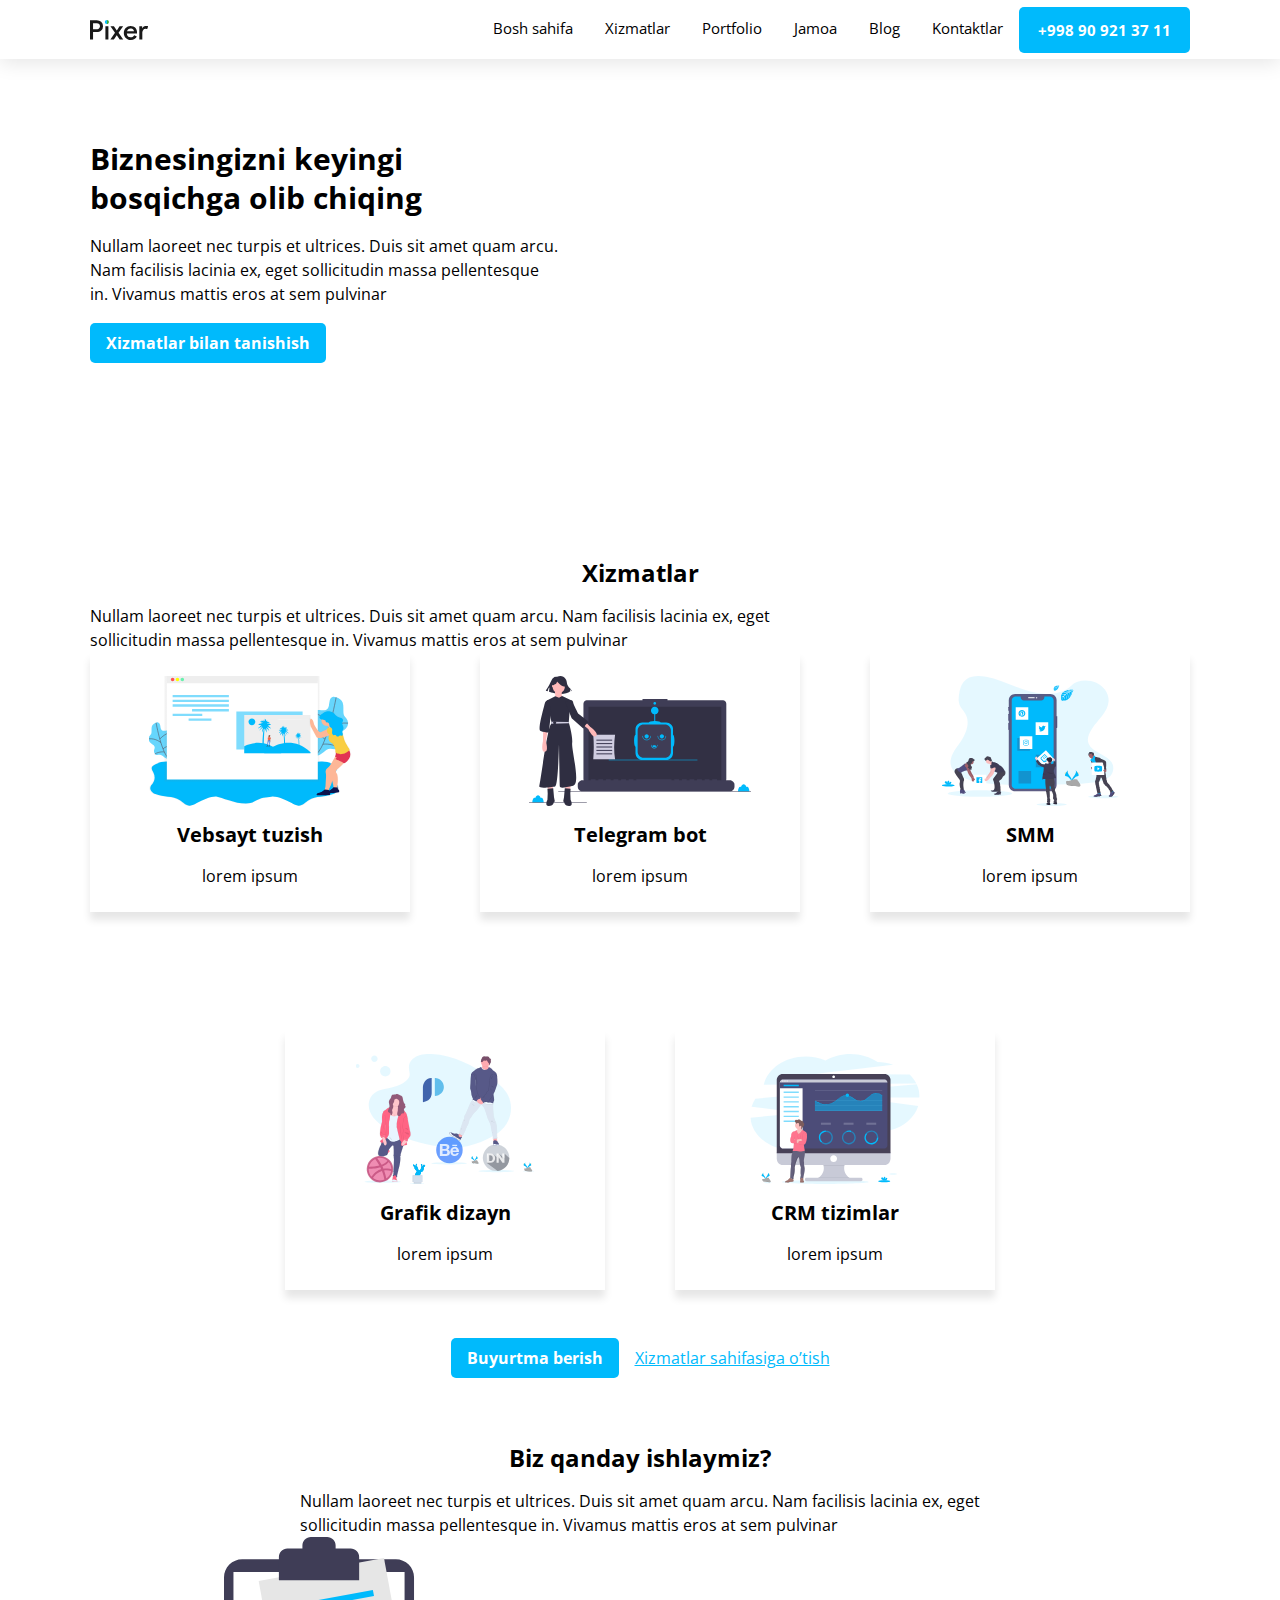
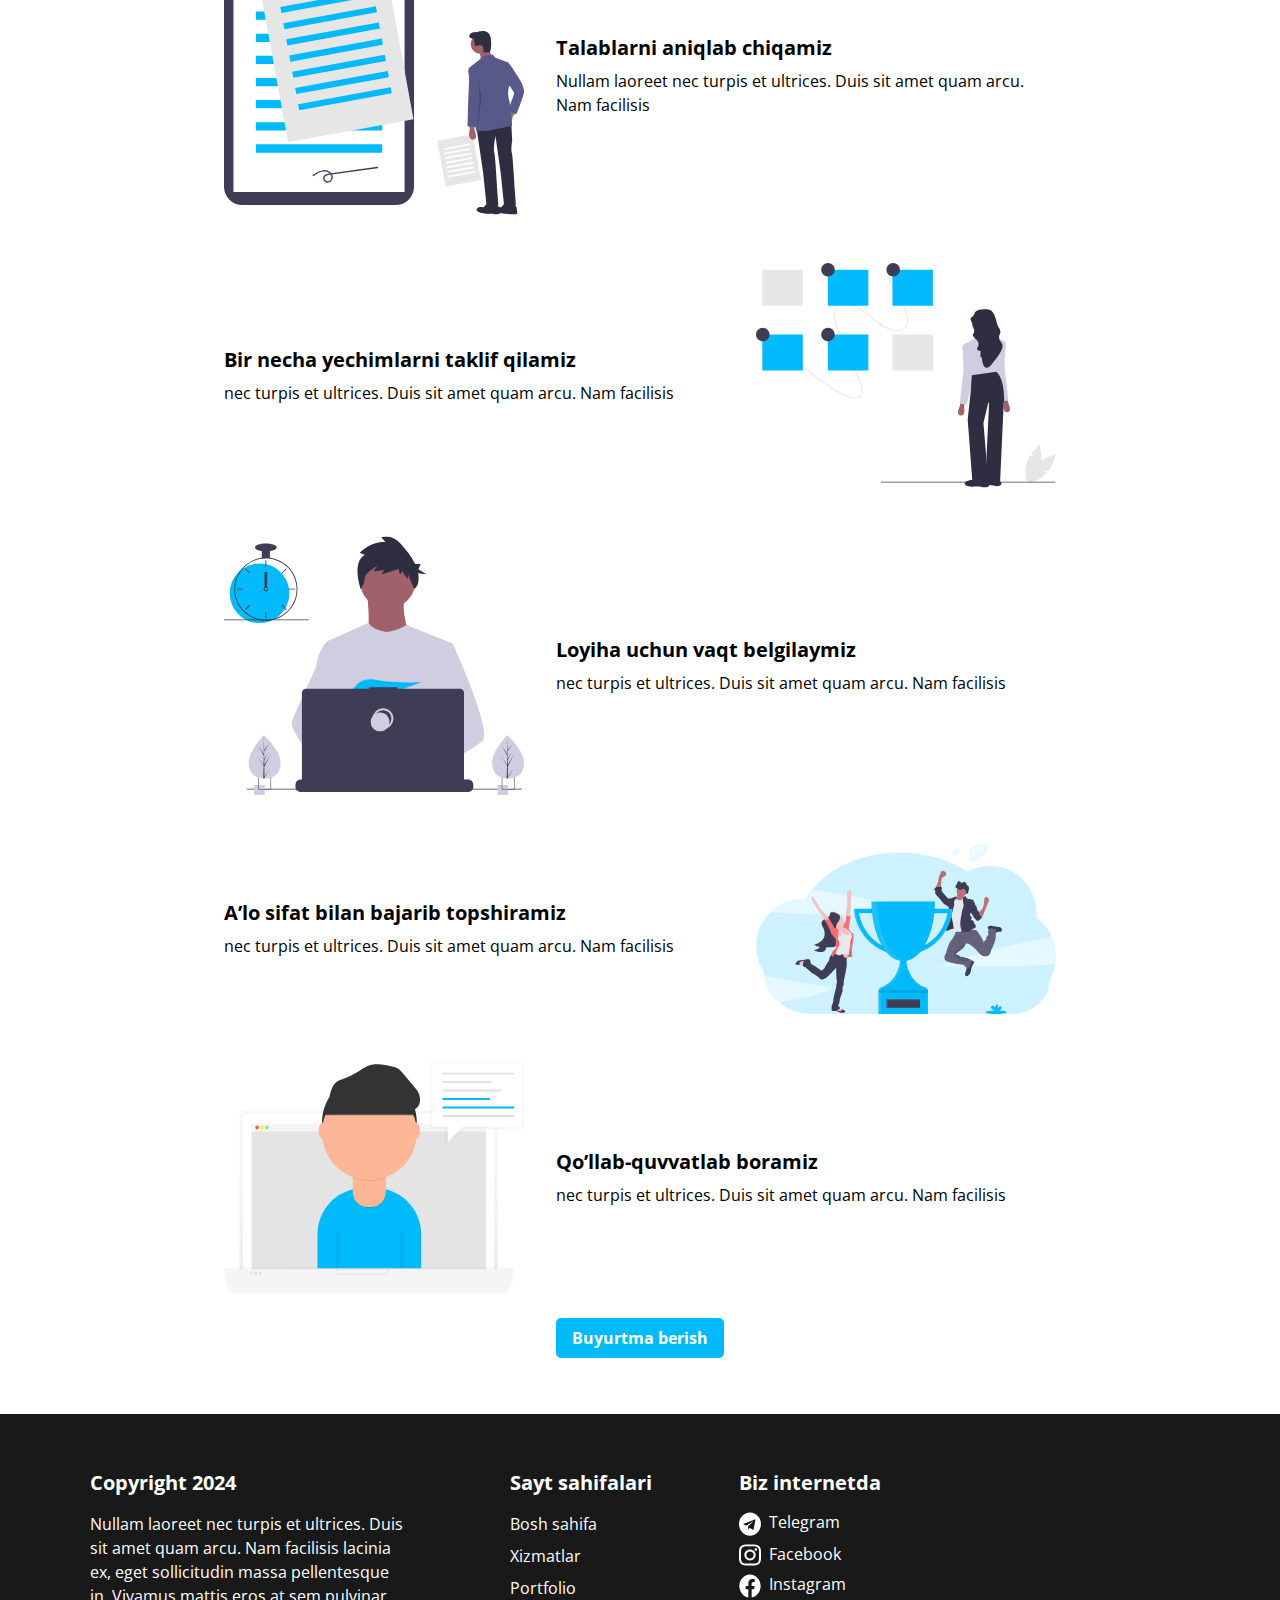
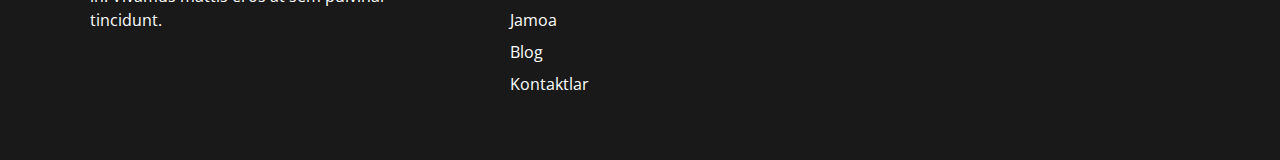
<file: desktop-tutorial/index.html>
<!DOCTYPE html>
<html lang="en">
  <head>
    <meta charset="UTF-8" />
    <meta name="viewport" content="width=device-width, initial-scale=1.0" />
    <title>Pixer</title>
    <link rel="stylesheet" href="./css/normalize.css" />
    <link rel="stylesheet" href="./css/style.css" />
  </head>
  <body>
    <!-- HEADER START -->
    <header class="header">
      <div class="header-container container">
        <!-- LOGO -->
        <a class="site-logo" href="./index.html"
          ><img
            class="site-logo-img"
            src="./img/pixer-logo.svg"
            alt="pixer web logo"
            width="58"
            height="20"
        /></a>
        <!-- NAV -->
        <nav class="sitenav">
          <ul class="sitenav-list">
            <li class="sitenav-item">
              <a href="#" class="sitenav-link">Bosh sahifa</a>
            </li>
            <li class="sitenav-item">
              <a href="./pages/services.html" class="sitenav-link">Xizmatlar</a>
              <ul class="sitenav-list-inner">
                <li class="sitenav-item-inner">
                  <a class="sitenav-link-inner" href="#">Vebsayt</a>
                </li>
                <li class="sitenav-item-inner">
                  <a class="sitenav-link-inner" href="#">Telegram bot</a>
                </li>
                <li class="sitenav-item-inner">
                  <a class="sitenav-link-inner" href="#">SMM</a>
                </li>
                <li class="sitenav-item-inner">
                  <a class="sitenav-link-inner" href="#">Grafik dizayn</a>
                </li>
                <li class="sitenav-item-inner">
                  <a class="sitenav-link-inner" href="#">CRM tizim</a>
                </li>
              </ul>
            </li>
            <li class="sitenav-item">
              <a href="#" class="sitenav-link">Portfolio</a>
            </li>
            <li class="sitenav-item">
              <a href="#" class="sitenav-link">Jamoa</a>
            </li>
            <li class="sitenav-item">
              <a href="#" class="sitenav-link">Blog</a>
            </li>
            <li class="sitenav-item">
              <a href="#" class="sitenav-link">Kontaktlar</a>
            </li>
          </ul>
        </nav>
        <!-- HEADER BTN -->
        <a class="header-btn btn" href="tel:+998909213711">+998 90 921 37 11</a>
      </div>
    </header>
    <!-- HEADER END -->
    <!-- MAIN START -->
    <main class="main">
      <section class="hero">
        <div class="hero-container container">
          <div class="hero-info">
            <h1 class="hero-title">
              Biznesingizni keyingi bosqichga olib chiqing
            </h1>
            <p class="hero-des">
              Nullam laoreet nec turpis et ultrices. Duis sit amet quam arcu.
              Nam facilisis lacinia ex, eget sollicitudin massa pellentesque in.
              Vivamus mattis eros at sem pulvinar
            </p>
            <a class="hero-btn btn" href="./pages/services.html"
              >Xizmatlar bilan tanishish</a
            >
          </div>
          <iframe
            class="hero-video"
            width="458"
            height="258"
            src="https://www.youtube.com/embed/6_pru8U2RmM?si=h8K8jgThSNQUmi6l"
            title="YouTube video player"
            allow="accelerometer; autoplay; clipboard-write; encrypted-media; gyroscope; picture-in-picture; web-share"
            allowfullscreen
          ></iframe>
        </div>
      </section>
      <section class="services">
        <div class="services-container container">
          <h3 class="services-title">Xizmatlar</h3>
          <p class="services-des">
            Nullam laoreet nec turpis et ultrices. Duis sit amet quam arcu. Nam
            facilisis lacinia ex, eget<br />
            sollicitudin massa pellentesque in. Vivamus mattis eros at sem
            pulvinar
          </p>
          <div class="services-card-wrapper">
            <div class="services-card">
              <img
                class="services-card-img"
                src="./img/website-ser-img.svg"
                alt="website-ser-img"
                width="203"
                height="130"
              />
              <h4 class="services-card-title">Vebsayt tuzish</h4>
              <p class="services-card-des">lorem ipsum</p>
            </div>
            <div class="services-card">
              <img
                class="services-card-img"
                src="./img/bot-img.svg"
                alt="bot-img"
                width="222"
                height="130"
              />
              <h4 class="services-card-title">Telegram bot</h4>
              <p class="services-card-des">lorem ipsum</p>
            </div>
            <div class="services-card">
              <img
                class="services-card-img"
                src="./img/smm-illustration.svg"
                alt="smm-image"
                width="177"
                height="130"
              />
              <h4 class="services-card-title">SMM</h4>
              <p class="services-card-des">lorem ipsum</p>
            </div>
            <div class="services-card second-card">
              <img
                class="services-card-img"
                src="./img/design-illustration.svg"
                alt="design-illustration-image"
                width="179"
                height="130"
              />
              <h4 class="services-card-title">Grafik dizayn</h4>
              <p class="services-card-des">lorem ipsum</p>
            </div>
            <div class="services-card second-card">
              <img
                class="services-card-img"
                src="./img/crm-illustration.svg"
                alt="crm-illustration-image"
                width="170"
                height="130"
              />
              <h4 class="services-card-title">CRM tizimlar</h4>
              <p class="services-card-des">lorem ipsum</p>
            </div>
          </div>
          <div class="services-links">
            <a href="" class="services-btn btn">Buyurtma berish</a>
            <a class="services-link" href="./pages/services.html"
              >Xizmatlar sahifasiga o’tish</a
            >
          </div>
        </div>
      </section>
      <section class="work-demo">
        <div class="work-demo-container container">
          <h3 class="work-demo-title services-title">Biz qanday ishlaymiz?</h3>
          <p class="work-demo-des">
            Nullam laoreet nec turpis et ultrices. Duis sit amet quam arcu. Nam
            facilisis lacinia ex, eget<br />
            sollicitudin massa pellentesque in. Vivamus mattis eros at sem
            pulvinar
          </p>
          <ul class="work-demo-list">
            <li class="work-demo-item">
              <img
                src="./img/requirements-img.svg"
                alt="requirements-img"
                class="work_demo_foto"
                width="300"
                height="278"
              />
              <div class="work-demo-info">
                <h4 class="work-demo-list-title">
                  Talablarni aniqlab chiqamiz
                </h4>
                <p class="work-demo-list-info">
                  Nullam laoreet nec turpis et ultrices. Duis sit amet quam
                  arcu. Nam facilisis
                </p>
              </div>
            </li>
            <li class="work-demo-item">
              <div class="work-demo-info">
                <h4 class="work-demo-list-title">
                  Bir necha yechimlarni taklif qilamiz
                </h4>
                <p class="work-demo-list-info">
                  nec turpis et ultrices. Duis sit amet quam arcu. Nam facilisis
                </p>
              </div>
              <img
                src="./img/solutions-img.svg"
                alt="solutions-img"
                class="work_demo_foto"
                width="300"
                height="225"
              />
            </li>
            <li class="work-demo-item">
              <img
                src="./img/deadline-img.svg"
                alt="deadline-img"
                class="work_demo_foto"
                width="300"
                height="259"
              />
              <div class="work-demo-info">
                <h4 class="work-demo-list-title">
                  Loyiha uchun vaqt belgilaymiz
                </h4>
                <p class="work-demo-list-info">
                  nec turpis et ultrices. Duis sit amet quam arcu. Nam facilisis
                </p>
              </div>
            </li>
            <li class="work-demo-item">
              <div class="work-demo-info">
                <h4 class="work-demo-list-title">
                  A’lo sifat bilan bajarib topshiramiz
                </h4>
                <p class="work-demo-list-info">
                  nec turpis et ultrices. Duis sit amet quam arcu. Nam facilisis
                </p>
              </div>
              <img
                src="./img/quality-img.svg"
                alt="quality-img"
                class="work_demo_foto"
                width="300"
                height="171"
              />
            </li>
            <li class="work-demo-item">
              <img
                src="./img/support-img.svg"
                alt="support-img"
                class="work_demo_foto"
                width="300"
                height="232"
              />
              <div class="work-demo-info">
                <h4 class="work-demo-list-title">Qo’llab-quvvatlab boramiz</h4>
                <p class="work-demo-list-info">
                  nec turpis et ultrices. Duis sit amet quam arcu. Nam facilisis
                </p>
              </div>
            </li>
          </ul>
          <a href="#" class="btn work-demo-btn">Buyurtma berish</a>
        </div>
      </section>
    </main>
    <!-- MAIN END -->
    <!-- FOOTER START -->
    <footer class="footer">
      <div class="footer-container container">
        <div class="footer-info">
          <h5 class="footer-title">Copyright 2024</h5>
          <p class="footer-des">
            Nullam laoreet nec turpis et ultrices. Duis sit amet quam arcu. Nam
            facilisis lacinia ex, eget sollicitudin massa pellentesque in.
            Vivamus mattis eros at sem pulvinar tincidunt.
          </p>
        </div>
        <div class="footernav">
          <h5 class="footer-title">Sayt sahifalari</h5>
          <ul class="footernav-list">
            <li class="footernav-item">
              <a href="./index.html" class="footernav-link">Bosh sahifa</a>
            </li>
            <li class="footernav-item">
              <a href="./pages/services.html" class="footernav-link"
                >Xizmatlar</a
              >
            </li>
            <li class="footernav-item">
              <a href="#" class="footernav-link">Portfolio</a>
            </li>
            <li class="footernav-item">
              <a href="#" class="footernav-link">Jamoa</a>
            </li>
            <li class="footernav-item">
              <a href="#" class="footernav-link">Blog</a>
            </li>
            <li class="footernav-item">
              <a href="#" class="footernav-link">Kontaktlar</a>
            </li>
          </ul>
        </div>
        <div class="footer-social">
          <h5 class="footer-title">Biz internetda</h5>
          <ul class="footer-social-list">
            <li class="footer-social-item">
              <a href="#" class="footer-social-link"
                ><img
                  src="./img/telegram-logo.svg"
                  alt="telegram-logo"
                  class="footer-social-img"
                />
                <span class="footer-social-text">Telegram</span></a
              >
            </li>
            <li class="footer-social-item">
              <a href="#" class="footer-social-link"
                ><img
                  src="./img/facebook-logo.svg"
                  alt="facebook-logo"
                  class="footer-social-img"
                />
                <span class="footer-social-text">Facebook</span></a
              >
            </li>
            <li class="footer-social-item">
              <a href="#" class="footer-social-link"
                ><img
                  src="./img/instagram-logo.svg"
                  alt="instagram-logo"
                  class="footer-social-img"
                />
                <span class="footer-social-text">Instagram</span></a
              >
            </li>
          </ul>
        </div>
      </div>
    </footer>
    <!-- FOOTER END -->
  </body>
</html>
</file>
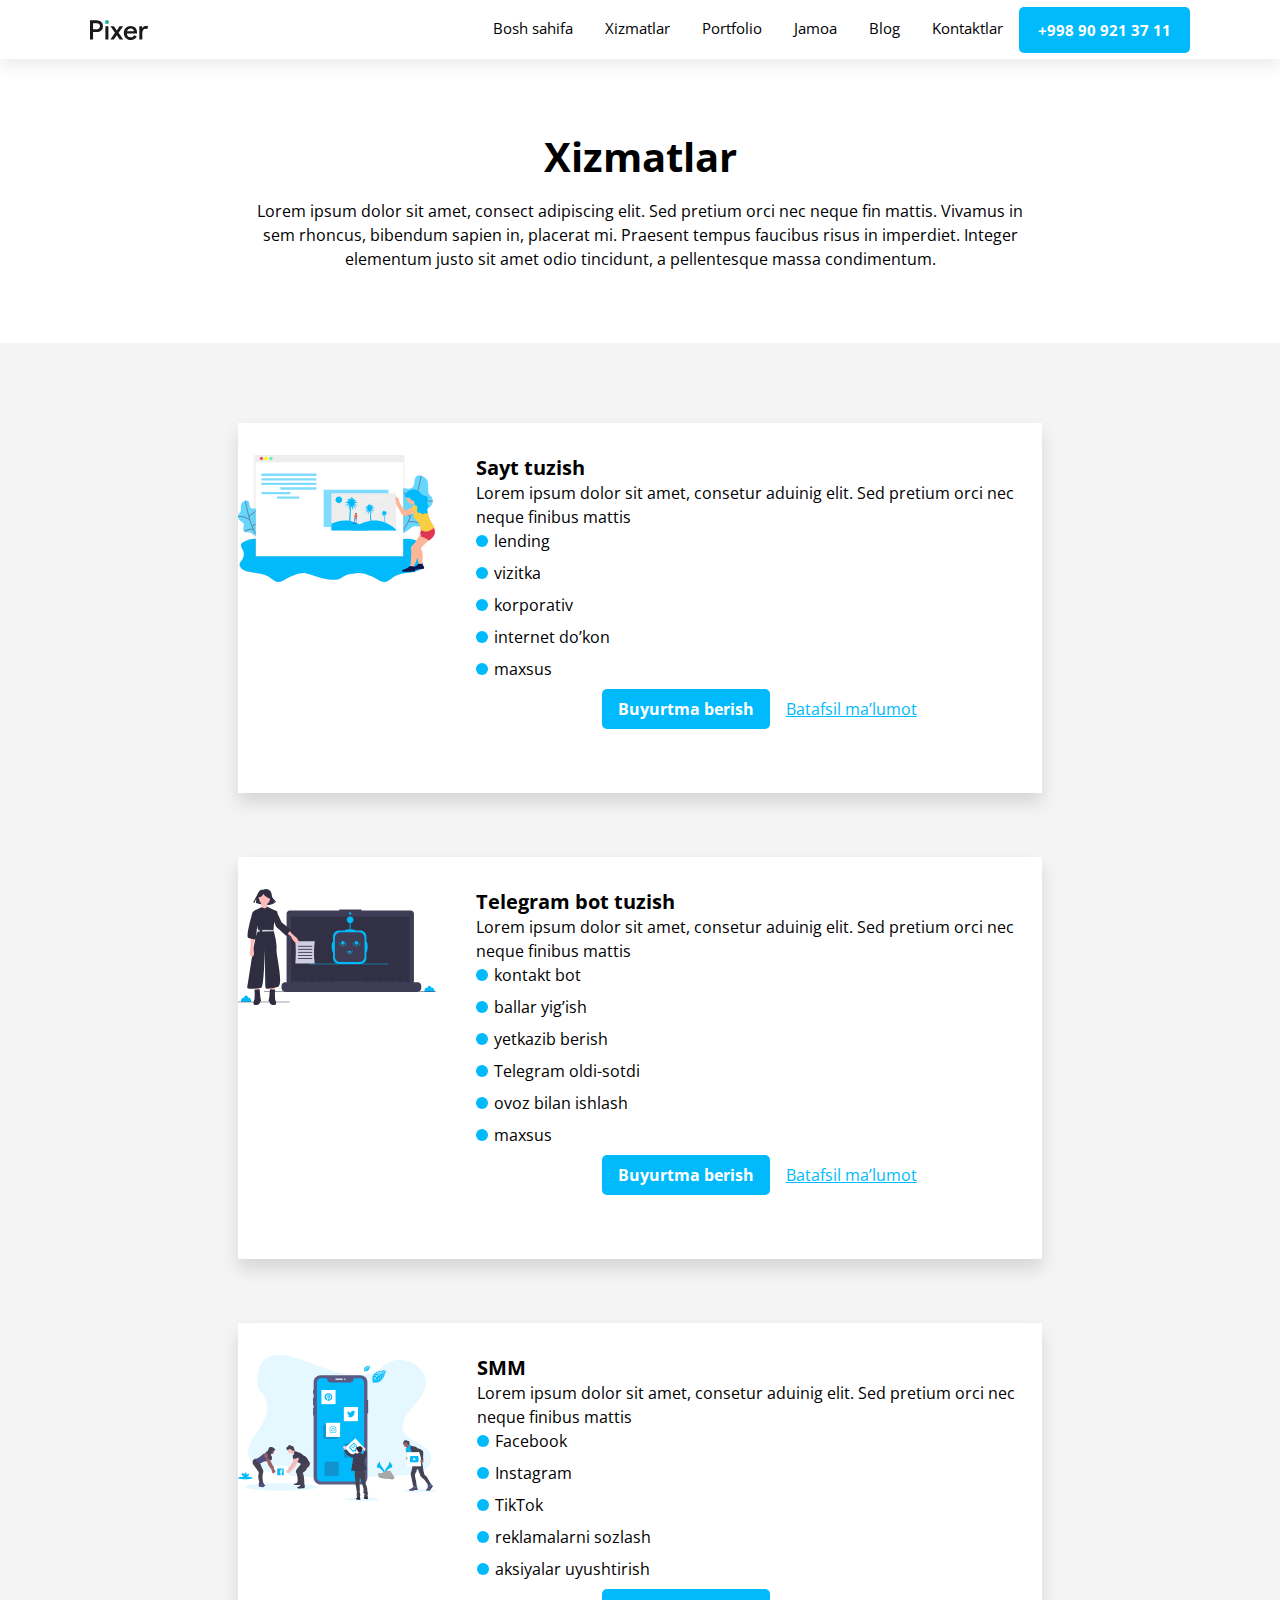
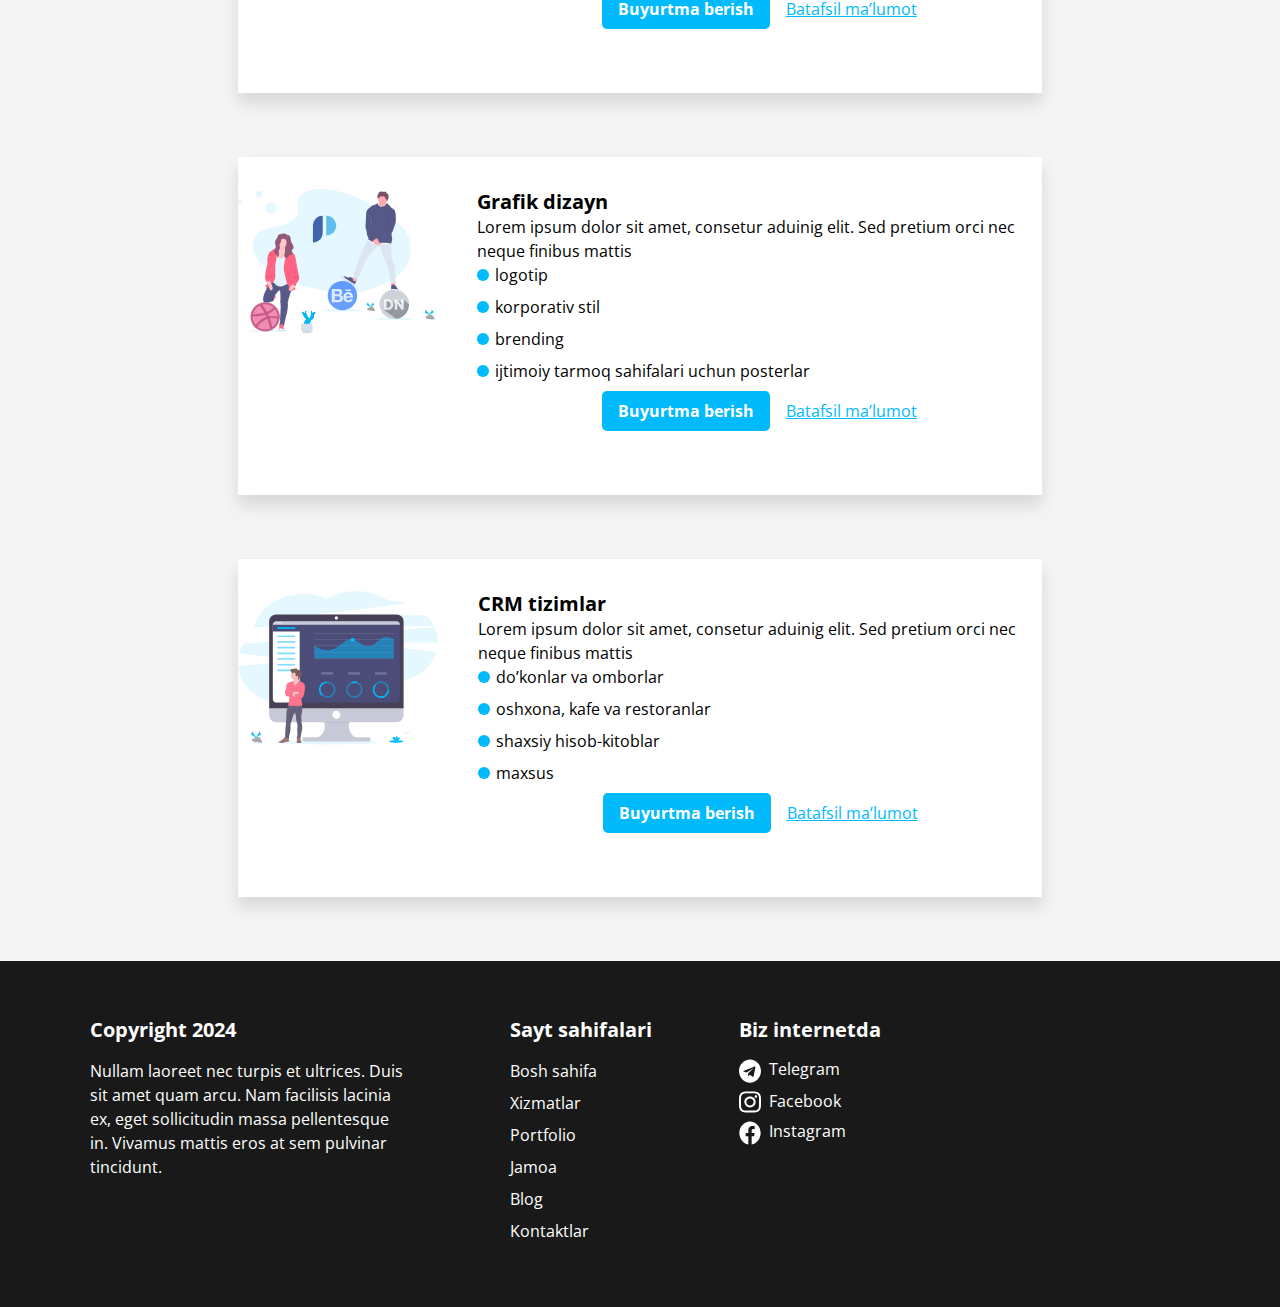
<file: desktop-tutorial/pages/services.html>
<!DOCTYPE html>
<html lang="en">
<head>
  <meta charset="UTF-8">
  <meta name="viewport" content="width=device-width, initial-scale=1.0">
  <title>Pixer | Xizmatlar</title>
  <link rel="stylesheet" href="../css/normalize.css">
  <link rel="stylesheet" href="../css/style.css">
</head>
<body>
  <!-- HEADER START -->
  <header class="header">
    <div class="header-container container">
      <!-- LOGO -->
      <a class="site-logo" href="./services.html"><img class="site-logo-img" src="../img/pixer-logo.svg" alt="pixer web logo" width="58" height="20"></a> <!-- NAV -->
      <nav class="sitenav">
        <ul class="sitenav-list">
          <li class="sitenav-item">
            <a href="../index.html" class="sitenav-link">Bosh sahifa</a>
          </li>
          <li class="sitenav-item">
            <a href="#" class="sitenav-link">Xizmatlar</a>
          </li>
          <li class="sitenav-item">
            <a href="#" class="sitenav-link">Portfolio</a>
          </li>
          <li class="sitenav-item">
            <a href="#" class="sitenav-link">Jamoa</a>
          </li>
          <li class="sitenav-item">
            <a href="#" class="sitenav-link">Blog</a>
          </li>
          <li class="sitenav-item">
            <a href="#" class="sitenav-link">Kontaktlar</a>
          </li>
        </ul>
      </nav><!-- HEADER BTN -->
      <a class="header-btn btn" href="tel:+998909213711">+998 90 921 37 11</a>
    </div>
  </header><!-- MAIN END -->
  <!-- MAIN START -->
  <main class="main">
    <section class="service-hero container">
      <div class="service-hero-desc">
        <h1 class="service-hero-title">Xizmatlar</h1>
        <p class="service-hero-text">Lorem ipsum dolor sit amet, consect adipiscing elit. Sed pretium orci nec neque fin mattis. Vivamus in sem rhoncus, bibendum sapien in, placerat mi. Praesent tempus faucibus risus in imperdiet. Integer elementum justo sit amet odio tincidunt, a pellentesque massa condimentum.</p>
      </div>
    </section>
  </main><!-- SERVICE LIST START -->
  <section class="sevices-lists">
    <div class="services-lists-container container">
      <ul class="services-list">
        <li class="services-item">
          <img class="services-img" src="../img/service-website.svg" alt="website-ser-img" width="200" height="128">
          <div class="services-lists-desc">
            <h3 class="services-lists-title">Sayt tuzish</h3>
            <p class="services-lists-info">Lorem ipsum dolor sit amet, consetur aduinig elit. Sed pretium orci nec neque finibus mattis</p>
            <div class="services-lists-lists">
              <div class="services-lists-item">
                <img src="../img/list-dot.svg" alt="list-dot" class="services-lists-img"> <span class="services-lists-text">lending</span>
              </div>
              <div class="services-lists-item">
                <img src="../img/list-dot.svg" alt="list-dot" class="services-lists-img"> <span class="services-lists-text">vizitka</span>
              </div>
              <div class="services-lists-item">
                <img src="../img/list-dot.svg" alt="list-dot" class="services-lists-img"> <span class="services-lists-text">korporativ</span>
              </div>
              <div class="services-lists-item">
                <img src="../img/list-dot.svg" alt="list-dot" class="services-lists-img"> <span class="services-lists-text">internet do’kon</span>
              </div>
              <div class="services-lists-item">
                <img src="../img/list-dot.svg" alt="list-dot" class="services-lists-img"> <span class="services-lists-text">maxsus</span>
              </div>
            </div>
            <div class="services-links">
              <a href="" class="services-btn btn">Buyurtma berish</a> <a href="" class="services-link">Batafsil ma’lumot</a>
            </div>
          </div>
        </li>
        <li class="services-item">
          <img class="services-img" src="../img/ser-bot-img.svg" alt="bot-img" width="200" height="117">
          <div class="services-lists-desc">
            <h3 class="services-lists-title">Telegram bot tuzish</h3>
            <p class="services-lists-info">Lorem ipsum dolor sit amet, consetur aduinig elit. Sed pretium orci nec neque finibus mattis</p>
            <div class="services-lists-lists">
              <div class="services-lists-item">
                <img src="../img/list-dot.svg" alt="list-dot" class="services-lists-img"> <span class="services-lists-text">kontakt bot</span>
              </div>
              <div class="services-lists-item">
                <img src="../img/list-dot.svg" alt="list-dot" class="services-lists-img"> <span class="services-lists-text">ballar yig’ish</span>
              </div>
              <div class="services-lists-item">
                <img src="../img/list-dot.svg" alt="list-dot" class="services-lists-img"> <span class="services-lists-text">yetkazib berish</span>
              </div>
              <div class="services-lists-item">
                <img src="../img/list-dot.svg" alt="list-dot" class="services-lists-img"> <span class="services-lists-text">Telegram oldi-sotdi</span>
              </div>
              <div class="services-lists-item">
                <img src="../img/list-dot.svg" alt="list-dot" class="services-lists-img"> <span class="services-lists-text">ovoz bilan ishlash</span>
              </div>
              <div class="services-lists-item">
                <img src="../img/list-dot.svg" alt="list-dot" class="services-lists-img"> <span class="services-lists-text">maxsus</span>
              </div>
            </div>
            <div class="services-links">
              <a href="" class="services-btn btn">Buyurtma berish</a> <a href="" class="services-link">Batafsil ma’lumot</a>
            </div>
          </div>
        </li>
        <li class="services-item">
          <img class="services-img" src="../img/ser-smm-img.svg" alt="smm-image" width="200" height="147">
          <div class="services-lists-desc">
            <h3 class="services-lists-title">SMM</h3>
            <p class="services-lists-info">Lorem ipsum dolor sit amet, consetur aduinig elit. Sed pretium orci nec neque finibus mattis</p>
            <div class="services-lists-lists">
              <div class="services-lists-item">
                <img src="../img/list-dot.svg" alt="list-dot" class="services-lists-img"> <span class="services-lists-text">Facebook</span>
              </div>
              <div class="services-lists-item">
                <img src="../img/list-dot.svg" alt="list-dot" class="services-lists-img"> <span class="services-lists-text">Instagram</span>
              </div>
              <div class="services-lists-item">
                <img src="../img/list-dot.svg" alt="list-dot" class="services-lists-img"> <span class="services-lists-text">TikTok</span>
              </div>
              <div class="services-lists-item">
                <img src="../img/list-dot.svg" alt="list-dot" class="services-lists-img"> <span class="services-lists-text">reklamalarni sozlash</span>
              </div>
              <div class="services-lists-item">
                <img src="../img/list-dot.svg" alt="list-dot" class="services-lists-img"> <span class="services-lists-text">aksiyalar uyushtirish</span>
              </div>
            </div>
            <div class="services-links">
              <a href="" class="services-btn btn">Buyurtma berish</a> <a href="" class="services-link">Batafsil ma’lumot</a>
            </div>
          </div>
        </li>
        <li class="services-item">
          <img class="services-img" src="../img/ser-design-img.svg" alt="design-illustration-image" width="200" height="145">
          <div class="services-lists-desc">
            <h3 class="services-lists-title">Grafik dizayn</h3>
            <p class="services-lists-info">Lorem ipsum dolor sit amet, consetur aduinig elit. Sed pretium orci nec neque finibus mattis</p>
            <div class="services-lists-lists">
              <div class="services-lists-item">
                <img src="../img/list-dot.svg" alt="list-dot" class="services-lists-img"> <span class="services-lists-text">logotip</span>
              </div>
              <div class="services-lists-item">
                <img src="../img/list-dot.svg" alt="list-dot" class="services-lists-img"> <span class="services-lists-text">korporativ stil</span>
              </div>
              <div class="services-lists-item">
                <img src="../img/list-dot.svg" alt="list-dot" class="services-lists-img"> <span class="services-lists-text">brending</span>
              </div>
              <div class="services-lists-item">
                <img src="../img/list-dot.svg" alt="list-dot" class="services-lists-img"> <span class="services-lists-text">ijtimoiy tarmoq sahifalari uchun posterlar</span>
              </div>
            </div>
            <div class="services-links">
              <a href="" class="services-btn btn">Buyurtma berish</a> <a href="" class="services-link">Batafsil ma’lumot</a>
            </div>
          </div>
        </li>
        <li class="services-item">
          <img class="services-img" src="../img/ser-crm-img.svg" alt="crm-illustration-image" width="200" height="154">
          <div class="services-lists-desc">
            <h3 class="services-lists-title">CRM tizimlar</h3>
            <p class="services-lists-info">Lorem ipsum dolor sit amet, consetur aduinig elit. Sed pretium orci nec neque finibus mattis</p>
            <div class="services-lists-lists">
              <div class="services-lists-item">
                <img src="../img/list-dot.svg" alt="list-dot" class="services-lists-img"> <span class="services-lists-text">do’konlar va omborlar</span>
              </div>
              <div class="services-lists-item">
                <img src="../img/list-dot.svg" alt="list-dot" class="services-lists-img"> <span class="services-lists-text">oshxona, kafe va restoranlar</span>
              </div>
              <div class="services-lists-item">
                <img src="../img/list-dot.svg" alt="list-dot" class="services-lists-img"> <span class="services-lists-text">shaxsiy hisob-kitoblar</span>
              </div>
              <div class="services-lists-item">
                <img src="../img/list-dot.svg" alt="list-dot" class="services-lists-img"> <span class="services-lists-text">maxsus</span>
              </div>
            </div>
            <div class="services-links">
              <a href="#" class="services-btn btn">Buyurtma berish</a> <a href="#" class="services-link">Batafsil ma’lumot</a>
            </div>
          </div>
        </li>
      </ul>
    </div>
  </section><!-- SERVICE LIST end -->
  <!-- MAIN END -->
  <!-- FOOTER START -->
  <footer class="footer">
    <div class="footer-container container">
      <div class="footer-info">
        <h5 class="footer-title">Copyright 2024</h5>
        <p class="footer-desc">Nullam laoreet nec turpis et ultrices. Duis sit amet quam arcu. Nam facilisis lacinia ex, eget sollicitudin massa pellentesque in. Vivamus mattis eros at sem pulvinar tincidunt.</p>
      </div>
      <div class="footernav">
        <h5 class="footer-title">Sayt sahifalari</h5>
        <ul class="footernav-list">
          <li class="footernav-item">
            <a href="../index.html" class="footernav-link">Bosh sahifa</a>
          </li>
          <li class="footernav-item">
            <a href="./services.html" class="footernav-link">Xizmatlar</a>
          </li>
          <li class="footernav-item">
            <a href="#" class="footernav-link">Portfolio</a>
          </li>
          <li class="footernav-item">
            <a href="#" class="footernav-link">Jamoa</a>
          </li>
          <li class="footernav-item">
            <a href="#" class="footernav-link">Blog</a>
          </li>
          <li class="footernav-item">
            <a href="#" class="footernav-link">Kontaktlar</a>
          </li>
        </ul>
      </div>
      <div class="footer-social">
        <h5 class="footer-title">Biz internetda</h5>
        <ul class="footer-social-list">
          <li class="footer-social-item">
            <a href="#" class="footer-social-link"><img src="../img/telegram-logo.svg" alt="telegram-logo" class="footer-social-img"> <span class="footer-social-text">Telegram</span></a>
          </li>
          <li class="footer-social-item">
            <a href="#" class="footer-social-link"><img src="../img/facebook-logo.svg" alt="facebook-logo" class="footer-social-img"> <span class="footer-social-text">Facebook</span></a>
          </li>
          <li class="footer-social-item">
            <a href="#" class="footer-social-link"><img src="../img/instagram-logo.svg" alt="instagram-logo" class="footer-social-img"> <span class="footer-social-text">Instagram</span></a>
          </li>
        </ul>
      </div>
    </div>
  </footer><!-- FOOTER END -->
</body>
</html>
</file>
<file: desktop-tutorial/css/style.css>
@font-face {
    font-display: swap;
    font-family: "Open Sans";
    font-style: normal;
    font-weight: 400;
    src: url("../fonts/open-sans-v40-latin-regular.woff2") format("woff2");
  }
  
  @font-face {
    font-display: swap;
    font-family: "Open Sans";
    font-style: normal;
    font-weight: 700;
    src: url("../fonts/open-sans-v40-latin-700.woff2") format("woff2");
  }
  
  * {
    margin: 0;
    padding: 0;
    box-sizing: border-box;
  }
  *:focus {
    outline: 2px dashed #00bafc;
    outline-offset: 4px;
  }
  html {
    height: 100%;
    scroll-behavior: smooth;
  }
  body {
    height: 100%;
    display: flex;
    flex-direction: column;
    font-family: "Open Sans", sans-serif;
    font-weight: 400;
    font-size: 16px;
    line-height: 24px;
    color: #000;
  }
  h1 {
    margin: 0;
  }
  main {
    flex-grow: 1;
  }
  ul,
  ol {
    list-style: none;
  }
  a {
    text-decoration: none;
    display: inline-block;
  }
  
  img {
    object-fit: cover;
    display: flex;
  }
  .container {
    width: 100%;
    max-width: 1200px;
    margin-left: auto;
    margin-right: auto;
    padding-left: 50px;
    padding-right: 50px;
  }
  .btn {
    padding: 8px 16px;
    border-radius: 5px;
    background-color: #00bafc;
    color: #fff;
    font-size: 16px;
    &:hover {
      background-color: rgba(0, 186, 252, 0.8);
    }
    &:active {
      background-color: rgba(0, 186, 252, 0.6);
    }
  }
  /* Global Styles  END*/
  
  /* HEADER STYLES */
  .header {
    box-shadow: 0px 4px 20px 0px rgba(0, 0, 0, 0.1);
  }
  .header-container {
    display: flex;
    align-items: center;
  }
  
  .site-logo {
    display: block;
    margin-right: auto;
  }
  .sitenav-list {
    display: flex;
  }
  
  .sitenav-item {
    position: relative;
  }
  .sitenav-link {
    position: relative;
    transition: border-color 0.8s ease;
    font-size: 15px;
    line-height: 24px;
    padding: 16px;
    color: #000;
    border-bottom: 3px solid transparent;
    &:hover {
      border-bottom-color: #191919;
    }
  
    &:active {
      background-color: rgba(25, 25, 25, 0.7);
      color: #fff;
      border-bottom-color: transparent;
    }
    &:focus {
      outline-offset: 0;
    }
  }
  
  .sitenav-link::after {
    content: "";
    position: absolute;
    bottom: 0;
    left: 50%;
    width: 0;
    height: 3px;
    background: #191919;
    transition: width 0.6s, left 0.6s;
  }
  
  .sitenav-link:hover::after {
    width: 100%;
    left: 0;
  }
  
  .header-btn {
    font-weight: 700;
    font-size: 15px;
    border: 3px solid transparent;
    &:hover {
      background-color: #fff;
      color: #00bafc;
      border-color: #00bafc;
    }
    &:active {
      background: rgba(0, 186, 252, 0.6);
      border-color: transparent;
      color: #fff;
    }
  }
  
  .sitenav-list-inner {
    position: absolute;
    width: 124px;
    display: none;
    position: absolute;
    top: 100%;
    left: 50%;
    transform: translateX(-50%);
    background-color: #fff;
    padding: 10px;
    border-radius: 5px;
    box-shadow: 0px 4px 10px rgba(0, 0, 0, 0.1);
    transition: opacity 0.4s ease, transform 0.3s ease;
  }
  
  .sitenav-link-inner {
    display: inline-block;
    width: 100%;
    color: #000;
    padding-top: 8px;
    padding-bottom: 8px;
    padding-left: 16px;
  
    &:hover {
      background-color: #00bafc;
      color: #fff;
      transform: scale(0.8);
      transition: transform ease-in-out 0.3s;
    }
  }
  
  .sitenav-link-inner::after {
    content: "";
    position: absolute;
    bottom: 0;
    left: 50%;
    width: 0;
    height: 3px;
    background: #191919;
    transition: width 0.6s, left 0.6s;
  }
  
  .sitenav-link-inner:hover::after {
    width: 100%;
    left: 0;
  }
  
  .sitenav-item:hover .sitenav-list-inner {
    display: inline-block;
    opacity: 1;
    visibility: visible;
    transform: translateX(-50%);
    transition: opacity 0.3s ease, transform 0.3s ease;
    background-color: #fff;
  }
  
  .sitenav-item :active .sitenav-list-inner {
    opacity: 0.6;
  }
  
  /* SPECIAL  */
  .sitenav-item .sitenav-list-inner {
    display: inline-block;
    position: absolute;
    visibility: hidden;
    top: 100%;
    left: 50%;
    transform: translateX(-50%);
    background-color: #fff;
    padding: 10px;
    border-radius: 5px;
    box-shadow: 0px 4px 10px rgba(0, 0, 0, 0.1);
  }
  
  .sitenav-item:active .sitenav-list-inner {
    display: inline-block;
    opacity: 0.6;
  }
  
  .sitenav-item:before,
  .sitenav-item:after {
    display: inline-block;
  
    content: "";
  
    position: absolute;
  }
  
  .sitenav-item:before {
    top: 0;
  
    left: 50%;
  
    transform: translateX(-50%);
  
    border: solid transparent;
    border-width: 10px;
    border-bottom-color: #fff;
  }
  
  .sitenav-item:after {
    top: -20px;
    left: 50%;
    transform: translateX(-50%);
    border: solid transparent;
    border-width: 10px;
    border-bottom-color: rgba(0, 0, 0, 0.1);
  }
  
  .sitenav-item:hover:before,
  .sitenav-item:hover:after {
    display: none;
  }
  
  /* HEADER STYLES */
  
  /* HERO */
  .hero-container {
    height: 418px;
    display: flex;
    justify-content: space-between;
    margin-top: 80px;
  }
  .hero-video {
    border-radius: 5px;
    border: 0;
  }
  .hero-info {
    width: 470px;
    height: 224px;
    display: flex;
    flex-direction: column;
    justify-content: space-between;
    align-items: start;
  }
  .hero-title {
    font-size: 30px;
    font-weight: 700;
    line-height: 39px;
  }
  .hero-descrip {
    width: 465px;
    line-height: 24px;
  }
  .hero-btn {
    font-weight: 700;
    line-height: 24px;
  }
  /* HERO */
  /* SERVICES */
  .services-title {
    margin-bottom: 16px;
    font-size: 24px;
    font-weight: 700;
    line-height: 31px;
    text-align: center;
  }
  .services-descrip.hero-descrip {
    line-height: 24px;
    text-align: center;
    height: 48px;
    margin-bottom: 16px;
  }
  .services-card-wrapper {
    display: flex;
    justify-content: space-between;
    flex-wrap: wrap;
    &:nth-last-child(-n + 2) {
      display: flex;
      justify-content: center;
      gap: 70px;
    }
  }
  .services-card {
    width: 320px;
    height: 260px;
    display: flex;
    flex-direction: column;
    align-items: center;
    box-shadow: 0px 8px 8px 0px #0000001a;
    margin-bottom: 48px;
    &:hover {
      box-shadow: 0px 12px 21px 0px rgba(0, 0, 0, 0.1);
    }
    &:active {
      box-shadow: 0px 4px 4px 0px rgba(0, 0, 0, 0.2);
    }
  }
  .services-card-img {
    margin-top: 24px;
    margin-bottom: 16px;
  }
  .services-card-title {
    font-size: 20px;
    font-weight: 700;
    line-height: 26px;
  
    text-align: center;
    margin-bottom: 16px;
  }
  .services-card-descrip.hero-descrip {
    line-height: 24px;
    text-align: center;
  }
  .services-links {
    display: flex;
    justify-content: center;
    align-items: center;
    gap: 16px;
    margin-bottom: 64px;
  }
  .services-btn {
    font-weight: 700;
    line-height: 24px;
  }
  .services-link {
    color: #00bafc;
    text-decoration: underline;
  }
  /* SERVICES */
  /* WORK-DEMO */
  .work-demo-container {
    display: flex;
    flex-direction: column;
    align-items: center;
  }
  .work-demo-title {
    text-align: center;
  }
  .work-demo-descrip.hero-descrip {
    text-align: center;
    margin-bottom: 16px;
  }
  .work-demo-list {
    display: flex;
    align-items: center;
    flex-direction: column;
    gap: 48px;
    margin-bottom: 24px;
  }
  .work-demo-item {
    display: flex;
    align-items: center;
    gap: 32px;
  }
  .work-demo-info {
    display: flex;
    flex-direction: column;
  }
  .work-demo-list-title {
    margin-bottom: 8px;
    font-size: 20px;
    font-weight: 700;
    line-height: 26px;
  }
  .work-demo-list-info {
    font-size: 16px;
    line-height: 24px;
    width: 500px;
  }
  
  .work-demo-btn {
    font-weight: 700;
    line-height: 24px;
    margin-bottom: 56px;
  }
  /* WORK-DEMO  */
  
  /* SERVICE_HERO */
  .service-hero {
    display: flex;
    flex-direction: column;
    align-items: center;
    justify-content: center;
    height: 284px;
  }
  
  .service-hero-descrip.hero-descrip {
    display: flex;
    flex-direction: column;
    color: #000;
  }
  .service-hero-title {
    margin-bottom: 16px;
    font-size: 40px;
    font-weight: 700;
    line-height: 52px;
    text-align: center;
  }
  .service-hero-text {
    line-height: 24px;
    text-align: center;
    width: 800px;
    font-size: 16px;
  }
  /* SERVICE_HERO */
  /* FOOTER */
  .footer {
    padding-top: 56px;
    padding-bottom: 56px;
    background-color: #191919;
    color: #fff;
  }
  .footer-container {
    display: flex;
    align-items: flex-start;
  }
  .footer-info {
    margin-right: 100px;
    width: 320px;
  }
  .footer-title {
    margin-bottom: 16px;
    font-family: "Open Sans", sans-serif;
    font-size: 20px;
    font-weight: 700;
    line-height: 26px;
  }
  .footernav {
    margin-right: 87px;
  }
  .footernav-title {
    font-size: 20px;
    line-height: 26px;
  }
  
  .footernav-item {
    margin-bottom: 8px;
  }
  .footernav-link {
    color: #fff;
    &:hover {
      color: #00bafc;
    }
    &:active {
      opacity: 0.6;
    }
  }
  
  .footer-social-list {
    height: 88px;
  }
  .footer-social-item {
    margin-bottom: 8px;
  }
  .footer-social-link {
    color: #fff;
    display: flex;
    gap: 8px;
    &:hover {
      color: #00bafc;
    }
    &:active {
      opacity: 0.6;
    }
  }
  .footer-social-text {
    line-height: 20px;
  }
  /* FOOTER */
  /* SERVICES LINKS */
  .sevices-lists {
    background-color: #f4f4f4;
  }
  .services-lists-container {
    display: flex;
    justify-content: center;
  }
  
  .services-list {
    padding-top: 80px;
    display: flex;
    flex-direction: column;
    justify-content: center;
    align-items: center;
  }
  .services-item {
    padding-top: 32px;
    margin-bottom: 64px;
    background-color: #fff;
    width: 804px;
    display: flex;
    justify-content: center;
    gap: 40px;
    box-shadow: 0px 10px 16px 0px #0000001f;
    &:hover {
      box-shadow: 0px 15px 26px 0px rgba(0, 0, 0, 0.2);
    }
    &:active {
      box-shadow: 0px 4px 4px 0px rgba(0, 0, 0, 0.2);
    }
  }
  
  .services-lists-descrip.hero-descrip {
    width: 500px;
    display: flex;
    flex-direction: column;
    align-items: flex-start;
    gap: 16px;
    margin-bottom: -28px;
  }
  .services-lists-title {
    font-size: 20px;
    font-weight: 700;
    line-height: 26px;
  }
  .services-lists-info {
    line-height: 24px;
    height: 48px;
    font-size: 16px;
  }
  .services-lists-item {
    display: flex;
    align-items: center;
    gap: 6px;
    margin-bottom: 8px;
  }
  .services-lists-img {
    width: 12px;
    height: 12px;
  }
  .services-lists-text {
    line-height: 24px;
  }
  /* SERVICES LINKS */
</file>
